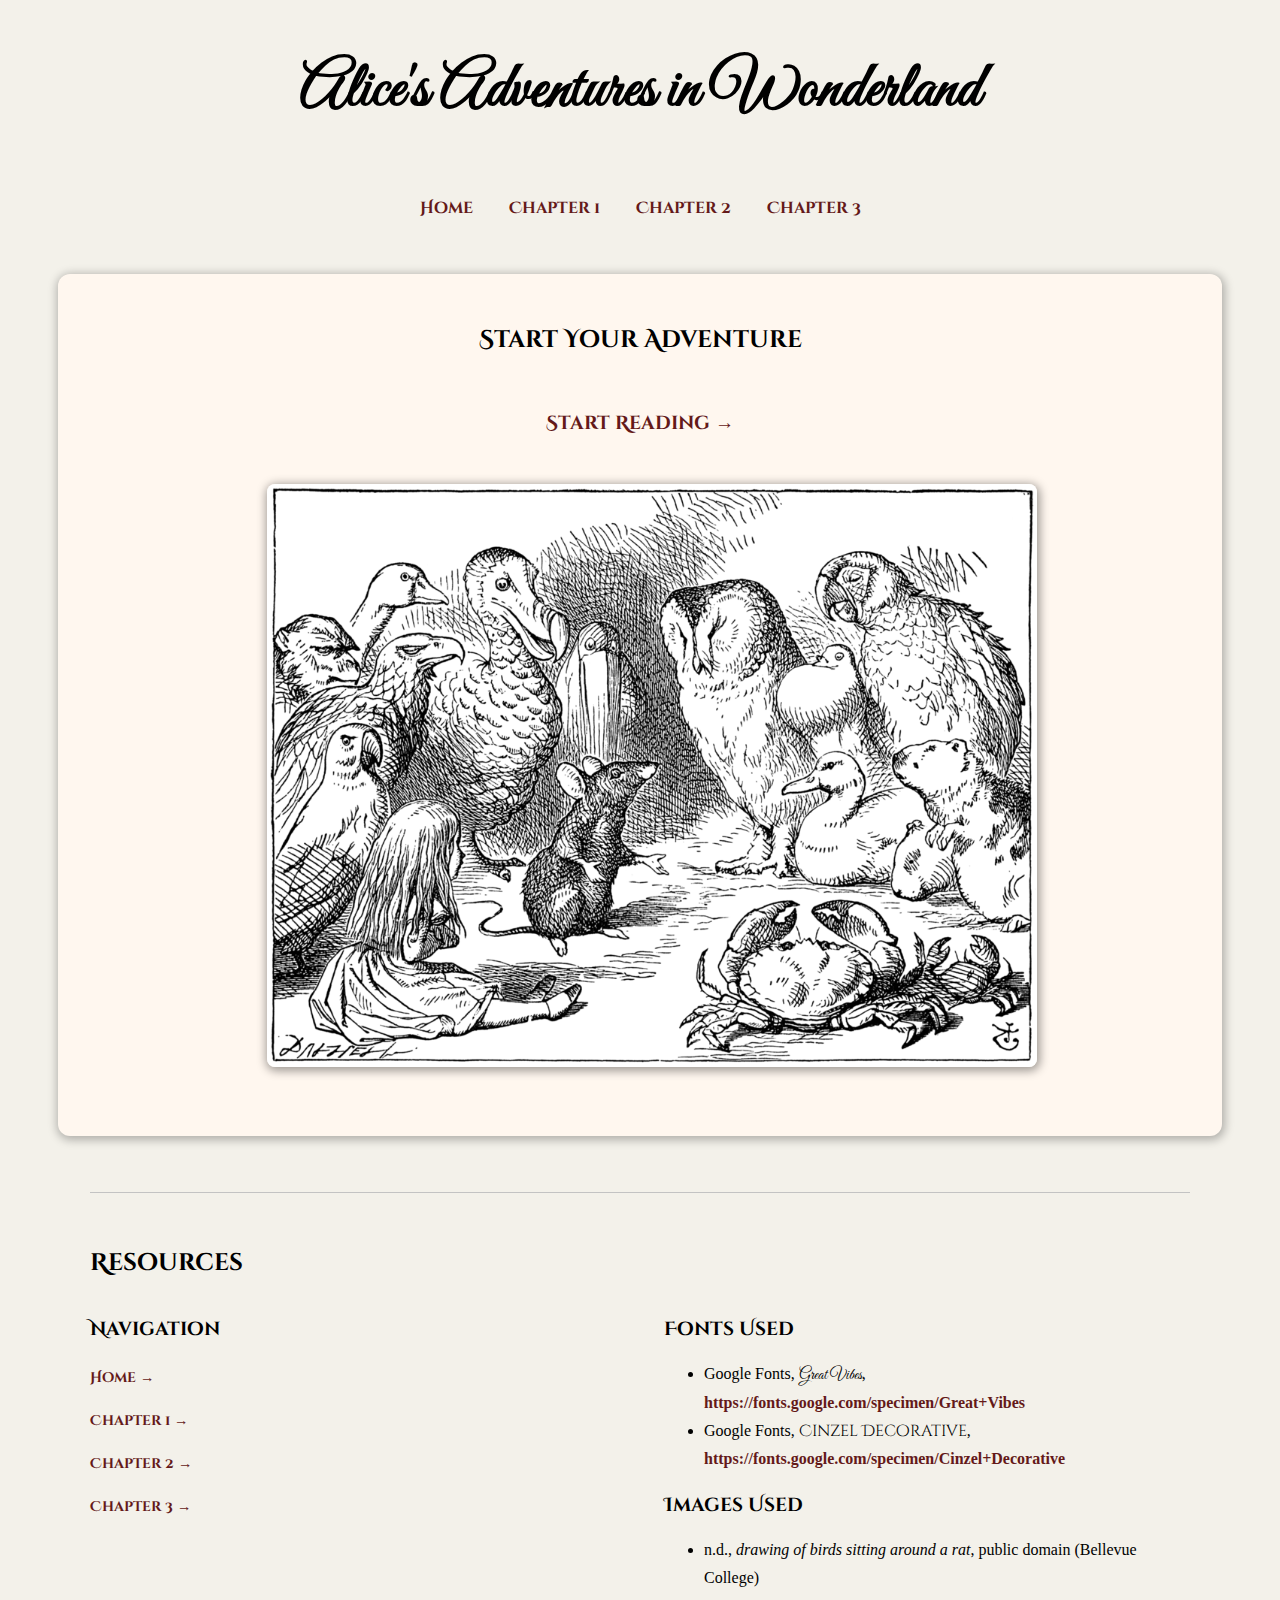
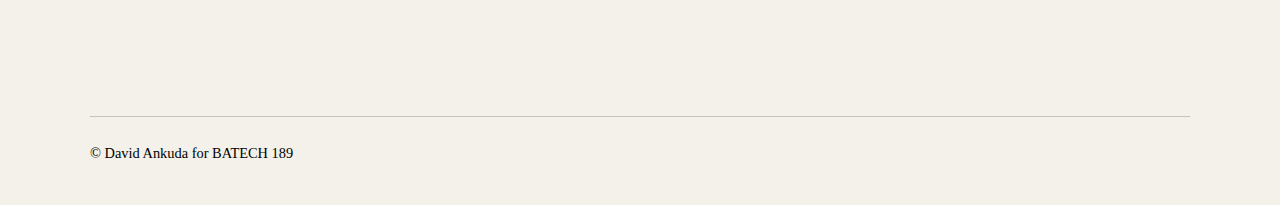
<file: index.html>
<!DOCTYPE html>
<html lang="en-us">

<head>
    <meta charset="utf-8">
    <title>Alice in Wonderland - BATECH 189 Coding Project 4 - David Ankuda</title>
    <meta name="description" content="Read Alice's Adventures in Wonderland">
    <meta name="author" content="David Ankuda">
    <meta name="keywords" content="ebook, alice in wonderland, adventure">
    <link rel="stylesheet" href="style.css">
    <link href="https://fonts.googleapis.com/css2?family=Great+Vibes&family=Raleway:ital,wght@0,100..900;1,100..900&display=swap" rel="stylesheet">
    <link href="https://fonts.googleapis.com/css2?family=Cinzel+Decorative:wght@400;700;900&family=Great+Vibes&family=Raleway:ital,wght@0,100..900;1,100..900&display=swap" rel="stylesheet">
</head>

<body>
    <header>
        <h1>Alice's Adventures in Wonderland</h1>
        <nav>
            <ul class="navigation">
                <li class="navigation-item"><a href="index.html">Home</a></li>
                <li class="navigation-item"><a href="chapter1.html">Chapter 1</a></li>
                <li class="navigation-item"><a href="chapter2.html">Chapter 2</a></li>
                <li class="navigation-item"><a href="chapter3.html">Chapter 3</a></li>
            </ul>
        </nav>
    </header>
    <main>
        <div class="cover-container">
            <h2>Start Your Adventure</h2>
            <p class="large-text"><a href="chapter1.html">Start Reading &rarr;</a></p>
            <a class="image-link" href="chapter1.html"><img src="images/alice_3.png" alt="drawing of a girl holding an object"></a>
        </div>
    </main>
    <footer>
        <div class="footer-main-container">
            <hr>
            <br>
            <h2>Resources</h2>
            <div class="footer-nav-container">
                <div class="left-text-column">
                    <h3>Navigation</h3>
                    <ul class="footer-nav-list">
                        <li class="footer-nav-list-item"><a href="index.html">Home &rarr;</a></li>
                        <li class="footer-nav-list-item"><a href="chapter1.html">Chapter 1  &rarr;</a></li>
                        <li class="footer-nav-list-item"><a href="chapter2.html">Chapter 2  &rarr;</a></li>
                        <li class="footer-nav-list-item"><a href="chapter3.html">Chapter 3  &rarr;</a></li>
                    </ul>
                </div>
                <div class="right-text-column">
                    <h3>Fonts Used</h3>
                    <ul>
                        <li>Google Fonts, <span class="great-vibes-font">Great Vibes</span>, <a href="https://fonts.google.com/specimen/Great+Vibes" class="font-link" target="_blank">https://fonts.google.com/specimen/Great+Vibes</a></li>
                        <li>Google Fonts, <span class="cinzel-decorative-font">Cinzel Decorative</span>, <a href="https://fonts.google.com/specimen/Cinzel+Decorative" class="font-link" target="_blank">https://fonts.google.com/specimen/Cinzel+Decorative</a></li>
                    </ul>
                    <h3>Images Used</h3>
                    <ul>
                        <li>n.d., <cite>drawing of birds sitting around a rat</cite>, public domain (Bellevue College)</li>
                    </ul>
                </div>
            </div>
            <hr>
            <p class="small-text">&copy; David Ankuda for BATECH 189</p>
        </div>
    </footer>
</body>

</html>
</file>
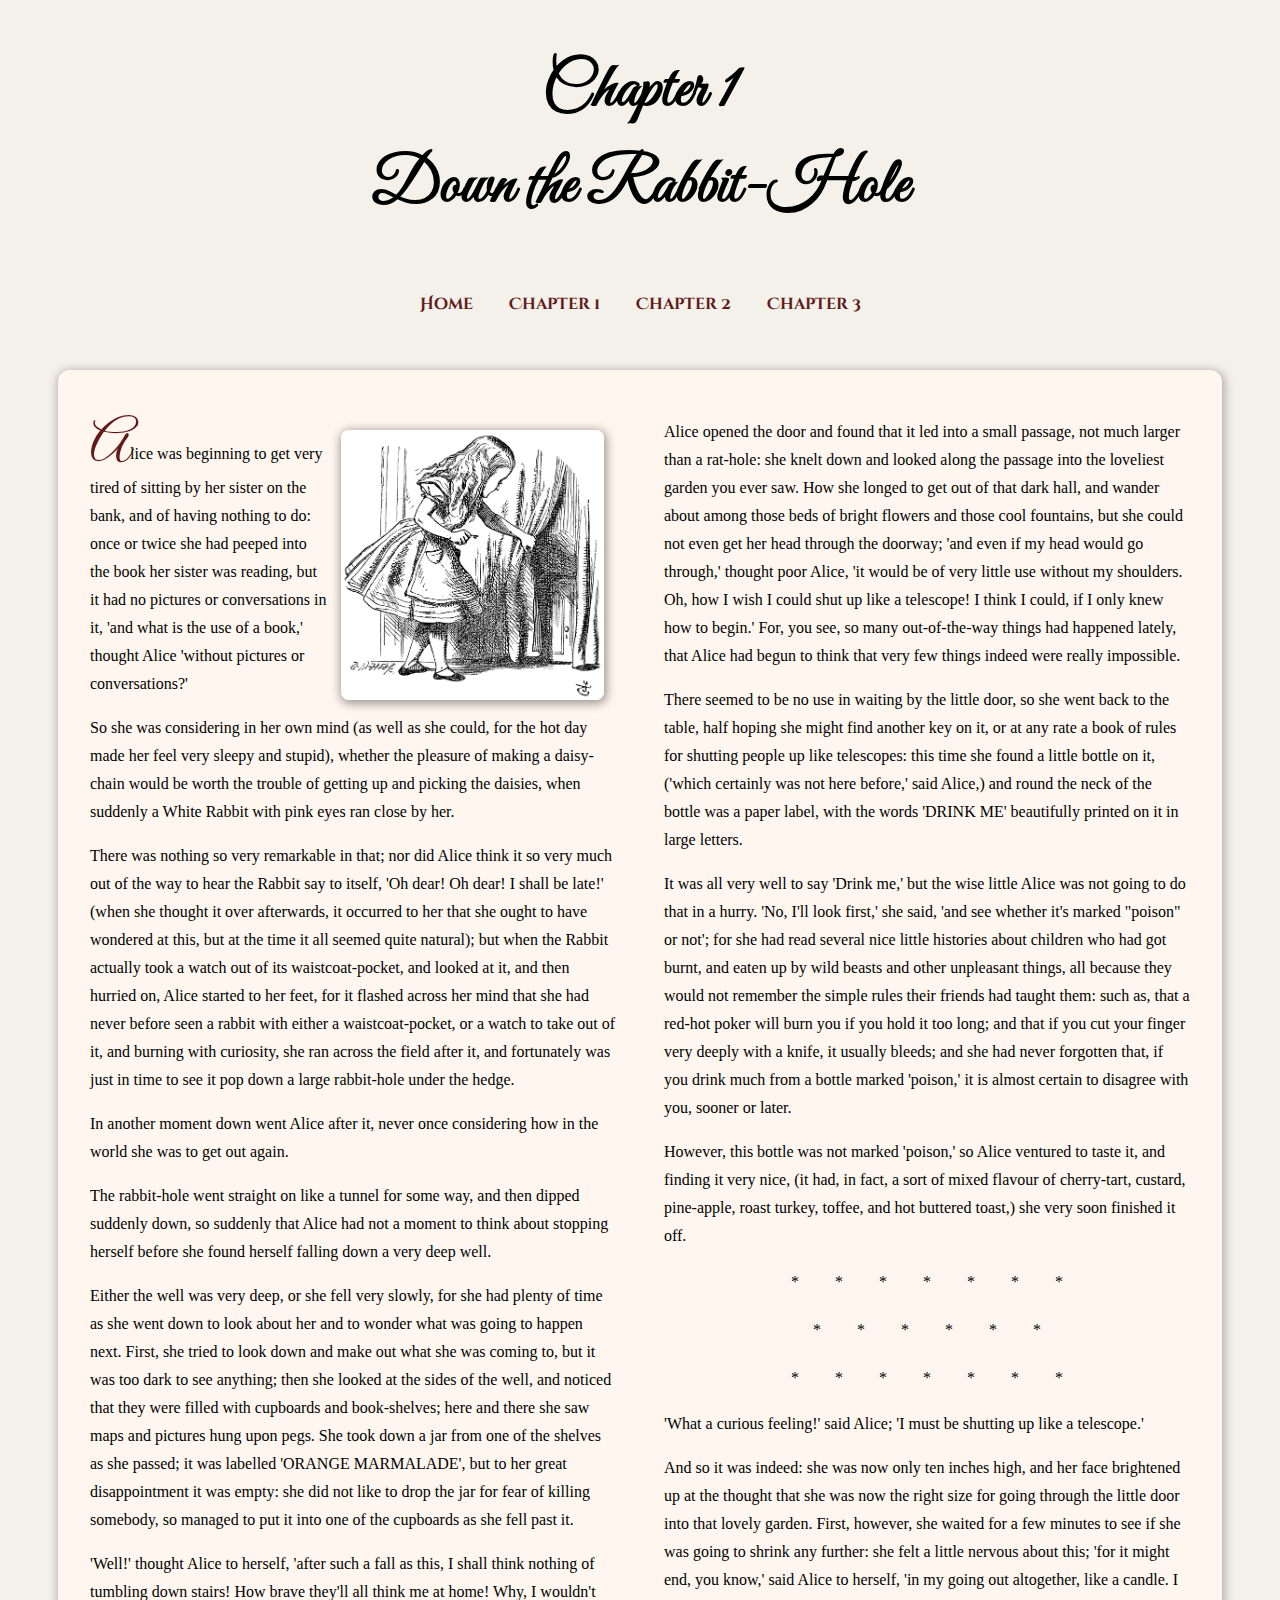
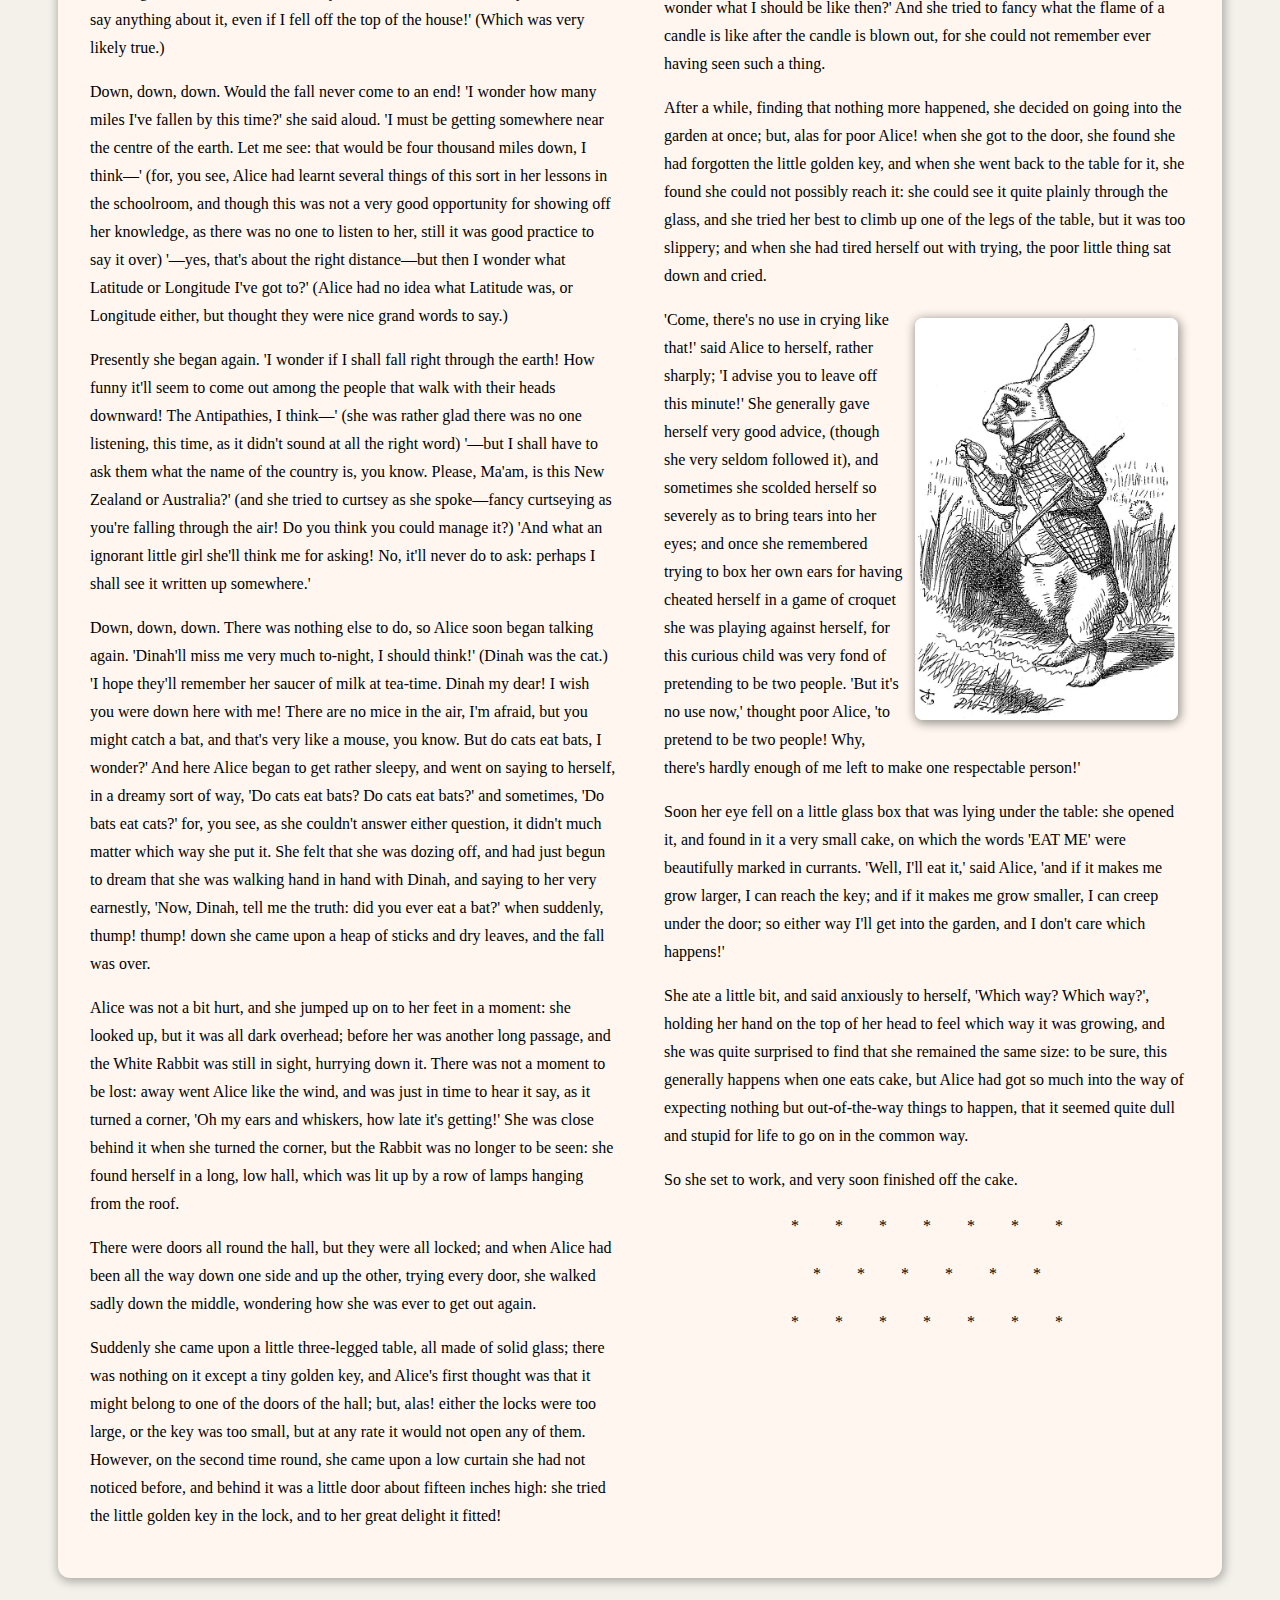
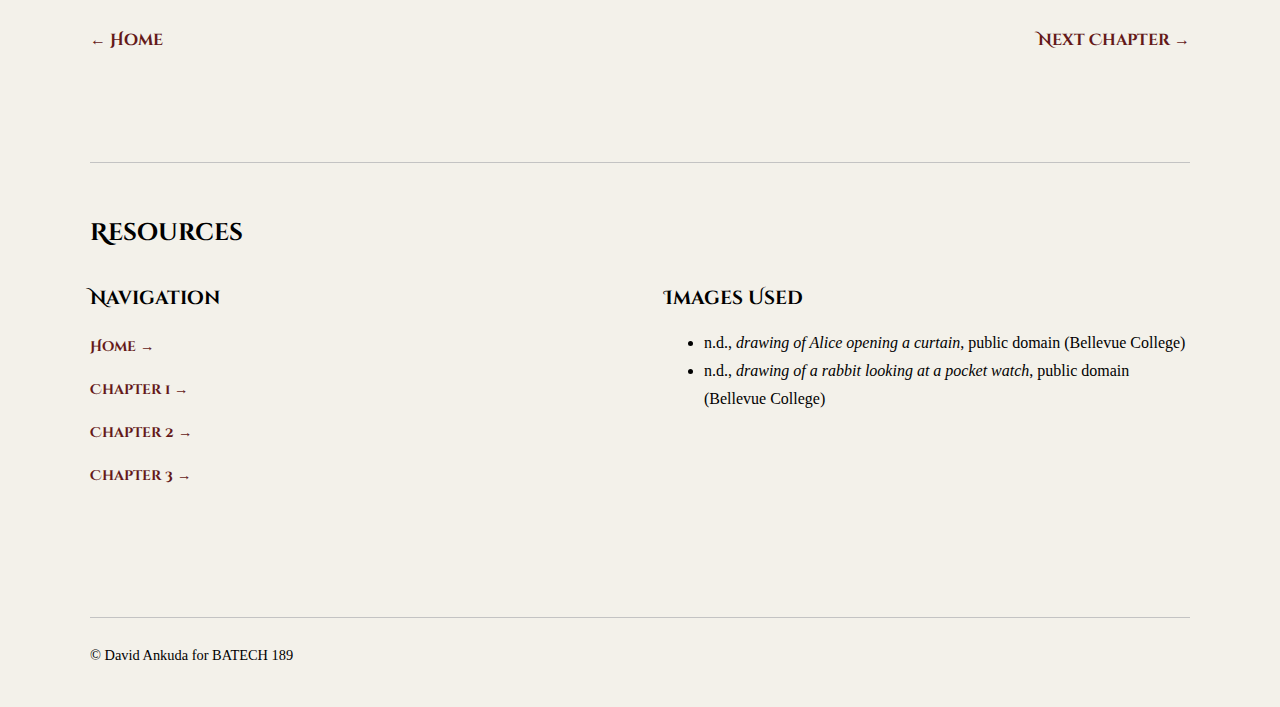
<file: chapter1.html>
<!DOCTYPE html>
<html lang="en-us">

<head>
    <meta charset="utf-8">
    <title>Alice in Wonderland - Chapter 1 - BATECH 189 Coding Project 4 - David Ankuda</title>
    <meta name="description" content="Read Alice's Adventures in Wonderland - Chapter 1">
    <meta name="author" content="David Ankuda">
    <meta name="keywords" content="ebook, alice in wonderland, adventure">
    <link rel="stylesheet" href="style.css">
    <link
        href="https://fonts.googleapis.com/css2?family=Great+Vibes&family=Raleway:ital,wght@0,100..900;1,100..900&display=swap"
        rel="stylesheet">
    <link
        href="https://fonts.googleapis.com/css2?family=Cinzel+Decorative:wght@400;700;900&family=Great+Vibes&family=Raleway:ital,wght@0,100..900;1,100..900&display=swap"
        rel="stylesheet">
</head>

<body>
    <header>
        <h1>Chapter 1<br>Down the Rabbit-Hole</h1>
        <nav>
            <ul class="navigation">
                <li class="navigation-item"><a href="index.html">Home</a></li>
                <li class="navigation-item"><a href="chapter1.html">Chapter 1</a></li>
                <li class="navigation-item"><a href="chapter2.html">Chapter 2</a></li>
                <li class="navigation-item"><a href="chapter3.html">Chapter 3</a></li>
            </ul>
        </nav>
    </header>
    <main>
        <div class="container">
            <div class="left-text-column">
                <p><img class="floating-image" src="images/alice_1_2.png" alt="drawing of a girl opening a curtain"><span class="first-letter">A</span>lice was beginning to get very tired of sitting by her sister on
                    the bank, and of having nothing to
                    do: once or twice she had peeped into the book her sister was reading, but it had no pictures or
                    conversations in it, 'and what is the use of a book,' thought Alice 'without pictures or
                    conversations?'</p>
                <p>So she was considering in her own mind (as well as she could, for the hot day made her feel very
                    sleepy and stupid), whether the pleasure of making a daisy-chain would be worth the trouble of
                    getting up and picking the daisies, when suddenly a White Rabbit with pink eyes ran close by her.
                </p>
                <p>There was nothing so very remarkable in that; nor did Alice think it so very much out of the way to
                    hear the Rabbit say to itself, 'Oh dear! Oh dear! I shall be late!' (when she thought it over
                    afterwards, it occurred to her that she ought to have wondered at this, but at the time it all
                    seemed quite natural); but when the Rabbit actually took a watch out of its waistcoat-pocket, and
                    looked at it, and then hurried on, Alice started to her feet, for it flashed across her mind that
                    she had never before seen a rabbit with either a waistcoat-pocket, or a watch to take out of it, and
                    burning with curiosity, she ran across the field after it, and fortunately was just in time to see
                    it pop down a large rabbit-hole under the hedge.</p>
                <p>In another moment down went Alice after it, never once considering how in the world she was to get
                    out again.</p>
                <p>The rabbit-hole went straight on like a tunnel for some way, and then dipped suddenly down, so
                    suddenly that Alice had not a moment to think about stopping herself before she found herself
                    falling down a very deep well.</p>
                <p>Either the well was very deep, or she fell very slowly, for she had plenty of time as she went down
                    to look about her and to wonder what was going to happen next. First, she tried to look down and
                    make out what she was coming to, but it was too dark to see anything; then she looked at the sides
                    of the well, and noticed that they were filled with cupboards and book-shelves; here and there she
                    saw maps and pictures hung upon pegs. She took down a jar from one of the shelves as she passed; it
                    was labelled 'ORANGE MARMALADE', but to her great disappointment it was empty: she did not like to
                    drop the jar for fear of killing somebody, so managed to put it into one of the cupboards as she
                    fell past it.</p>
                <p>'Well!' thought Alice to herself, 'after such a fall as this, I shall think nothing of tumbling down
                    stairs! How brave they'll all think me at home! Why, I wouldn't say anything about it, even if I
                    fell off the top of the house!' (Which was very likely true.)</p>
                <p>Down, down, down. Would the fall never come to an end! 'I wonder how many miles I've fallen by this
                    time?' she said aloud. 'I must be getting somewhere near the centre of the earth. Let me see: that
                    would be four thousand miles down, I think—' (for, you see, Alice had learnt several things of this
                    sort in her lessons in the schoolroom, and though this was not a very good opportunity for showing
                    off her knowledge, as there was no one to listen to her, still it was good practice to say it over)
                    '—yes, that's about the right distance—but then I wonder what Latitude or Longitude I've got to?'
                    (Alice had no idea what Latitude was, or Longitude either, but thought they were nice grand words to
                    say.)</p>
                <p>Presently she began again. 'I wonder if I shall fall right through the earth! How funny it'll seem to
                    come out among the people that walk with their heads downward! The Antipathies, I think—' (she was
                    rather glad there was no one listening, this time, as it didn't sound at all the right word) '—but I
                    shall have to ask them what the name of the country is, you know. Please, Ma'am, is this New Zealand
                    or Australia?' (and she tried to curtsey as she spoke—fancy curtseying as you're falling through the
                    air! Do you think you could manage it?) 'And what an ignorant little girl she'll think me for
                    asking! No, it'll never do to ask: perhaps I shall see it written up somewhere.'</p>
                <p>Down, down, down. There was nothing else to do, so Alice soon began talking again. 'Dinah'll miss me
                    very much to-night, I should think!' (Dinah was the cat.) 'I hope they'll remember her saucer of
                    milk at tea-time. Dinah my dear! I wish you were down here with me! There are no mice in the air,
                    I'm afraid, but you might catch a bat, and that's very like a mouse, you know. But do cats eat bats,
                    I wonder?' And here Alice began to get rather sleepy, and went on saying to herself, in a dreamy
                    sort of way, 'Do cats eat bats? Do cats eat bats?' and sometimes, 'Do bats eat cats?' for, you see,
                    as she couldn't answer either question, it didn't much matter which way she put it. She felt that
                    she was dozing off, and had just begun to dream that she was walking hand in hand with Dinah, and
                    saying to her very earnestly, 'Now, Dinah, tell me the truth: did you ever eat a bat?' when
                    suddenly, thump! thump! down she came upon a heap of sticks and dry leaves, and the fall was over.
                </p>
                <p>Alice was not a bit hurt, and she jumped up on to her feet in a moment: she looked up, but it was all
                    dark overhead; before her was another long passage, and the White Rabbit was still in sight,
                    hurrying down it. There was not a moment to be lost: away went Alice like the wind, and was just in
                    time to hear it say, as it turned a corner, 'Oh my ears and whiskers, how late it's getting!' She
                    was close behind it when she turned the corner, but the Rabbit was no longer to be seen: she found
                    herself in a long, low hall, which was lit up by a row of lamps hanging from the roof.</p>
                <p>There were doors all round the hall, but they were all locked; and when Alice had been all the way
                    down one side and up the other, trying every door, she walked sadly down the middle, wondering how
                    she was ever to get out again.</p>
                    <p>Suddenly she came upon a little three-legged table, all made of solid glass; there was nothing on it
                        except a tiny golden key, and Alice's first thought was that it might belong to one of the doors of
                        the hall; but, alas! either the locks were too large, or the key was too small, but at any rate it
                        would not open any of them. However, on the second time round, she came upon a low curtain she had
                        not noticed before, and behind it was a little door about fifteen inches high: she tried the little
                        golden key in the lock, and to her great delight it fitted!</p>
            </div>
            <div class="right-text-column">
                
                <p>Alice opened the door and found that it led into a small passage, not much larger than a rat-hole:
                    she knelt down and looked along the passage into the loveliest garden you ever saw. How she longed
                    to get out of that dark hall, and wander about among those beds of bright flowers and those cool
                    fountains, but she could not even get her head through the doorway; 'and even if my head would go
                    through,' thought poor Alice, 'it would be of very little use without my shoulders. Oh, how I wish I
                    could shut up like a telescope! I think I could, if I only knew how to begin.' For, you see, so many
                    out-of-the-way things had happened lately, that Alice had begun to think that very few things indeed
                    were really impossible.</p>
                <p>There seemed to be no use in waiting by the little door, so she went back to the table, half hoping
                    she might find another key on it, or at any rate a book of rules for shutting people up like
                    telescopes: this time she found a little bottle on it, ('which certainly was not here before,' said
                    Alice,) and round the neck of the bottle was a paper label, with the words 'DRINK ME' beautifully
                    printed on it in large letters.</p>
                <p>It was all very well to say 'Drink me,' but the wise little Alice was not going to do that in a
                    hurry. 'No, I'll look first,' she said, 'and see whether it's marked "poison" or not'; for she had
                    read several nice little histories about children who had got burnt, and eaten up by wild beasts and
                    other unpleasant things, all because they would not remember the simple rules their friends had
                    taught them: such as, that a red-hot poker will burn you if you hold it too long; and that if you
                    cut your finger very deeply with a knife, it usually bleeds; and she had never forgotten that, if
                    you drink much from a bottle marked 'poison,' it is almost certain to disagree with you, sooner or
                    later.</p>
                <p>However, this bottle was not marked 'poison,' so Alice ventured to taste it, and finding it very
                    nice, (it had, in fact, a sort of mixed flavour of cherry-tart, custard, pine-apple, roast turkey,
                    toffee, and hot buttered toast,) she very soon finished it off.</p>
                    <p class="centered-p">*         *         *         *         *         *         *</p>
                    <p class="centered-p">*         *         *         *         *         *</p>
                    <p class="centered-p">*         *         *         *         *         *         *</p>
                <p>'What a curious feeling!' said Alice; 'I must be shutting up like a telescope.'</p>
                <p>And so it was indeed: she was now only ten inches high, and her face brightened up at the thought
                    that she was now the right size for going through the little door into that lovely garden. First,
                    however, she waited for a few minutes to see if she was going to shrink any further: she felt a
                    little nervous about this; 'for it might end, you know,' said Alice to herself, 'in my going out
                    altogether, like a candle. I wonder what I should be like then?' And she tried to fancy what the
                    flame of a candle is like after the candle is blown out, for she could not remember ever having seen
                    such a thing.</p>
                <p>After a while, finding that nothing more happened, she decided on going into the garden at once; but,
                    alas for poor Alice! when she got to the door, she found she had forgotten the little golden key,
                    and when she went back to the table for it, she found she could not possibly reach it: she could see
                    it quite plainly through the glass, and she tried her best to climb up one of the legs of the table,
                    but it was too slippery; and when she had tired herself out with trying, the poor little thing sat
                    down and cried.</p>
                <p><img class="floating-image" src="images/alice_1.jpg" alt="drawing of a rabbit looking at a clock">'Come, there's no use in crying like that!' said Alice to herself, rather sharply; 'I advise you to
                    leave off this minute!' She generally gave herself very good advice, (though she very seldom
                    followed it), and sometimes she scolded herself so severely as to bring tears into her eyes; and
                    once she remembered trying to box her own ears for having cheated herself in a game of croquet she
                    was playing against herself, for this curious child was very fond of pretending to be two people.
                    'But it's no use now,' thought poor Alice, 'to pretend to be two people! Why, there's hardly enough
                    of me left to make one respectable person!'</p>
                <p>Soon her eye fell on a little glass box that was lying under the table: she opened it, and found in
                    it a very small cake, on which the words 'EAT ME' were beautifully marked in currants. 'Well, I'll
                    eat it,' said Alice, 'and if it makes me grow larger, I can reach the key; and if it makes me grow
                    smaller, I can creep under the door; so either way I'll get into the garden, and I don't care which
                    happens!'</p>
                <p>She ate a little bit, and said anxiously to herself, 'Which way? Which way?', holding her hand on the
                    top of her head to feel which way it was growing, and she was quite surprised to find that she
                    remained the same size: to be sure, this generally happens when one eats cake, but Alice had got so
                    much into the way of expecting nothing but out-of-the-way things to happen, that it seemed quite
                    dull and stupid for life to go on in the common way.</p>
                <p>So she set to work, and very soon finished off the cake.</p>
                <p class="centered-p">*         *         *         *         *         *         *</p>
                <p class="centered-p">*         *         *         *         *         *</p>
                <p class="centered-p">*         *         *         *         *         *         *</p>
            </div>
        </div>
    </main>
    <footer>
        <div class="footer-main-container">
            <div class="footer-nav-container">
                <div class="previous-chapter">
                    <a href="index.html">&larr; Home</a>
                </div>
                <div class="next-chapter">
                    <a href="chapter2.html">Next Chapter &rarr;</a>
                </div>
            </div>
            <hr>
            <br>
            <h2>Resources</h2>
            <div class="footer-nav-container">
                <div class="left-text-column">
                    <h3>Navigation</h3>
                    <ul class="footer-nav-list">
                        <li class="footer-nav-list-item"><a href="index.html">Home &rarr;</a></li>
                        <li class="footer-nav-list-item"><a href="chapter1.html">Chapter 1  &rarr;</a></li>
                        <li class="footer-nav-list-item"><a href="chapter2.html">Chapter 2  &rarr;</a></li>
                        <li class="footer-nav-list-item"><a href="chapter3.html">Chapter 3  &rarr;</a></li>
                    </ul>
                </div>
                <div class="right-text-column">
                    <h3>Images Used</h3>
                    <ul>
                        <li>n.d., <cite>drawing of Alice opening a curtain</cite>, public domain (Bellevue College)</li>
                        <li>n.d., <cite>drawing of a rabbit looking at a pocket watch</cite>, public domain (Bellevue College)</li>
                    </ul>
                </div>
            </div>
            <hr>
            <p class="small-text">&copy; David Ankuda for BATECH 189</p>
        </div>
    </footer>
</body>

</html>
</file>
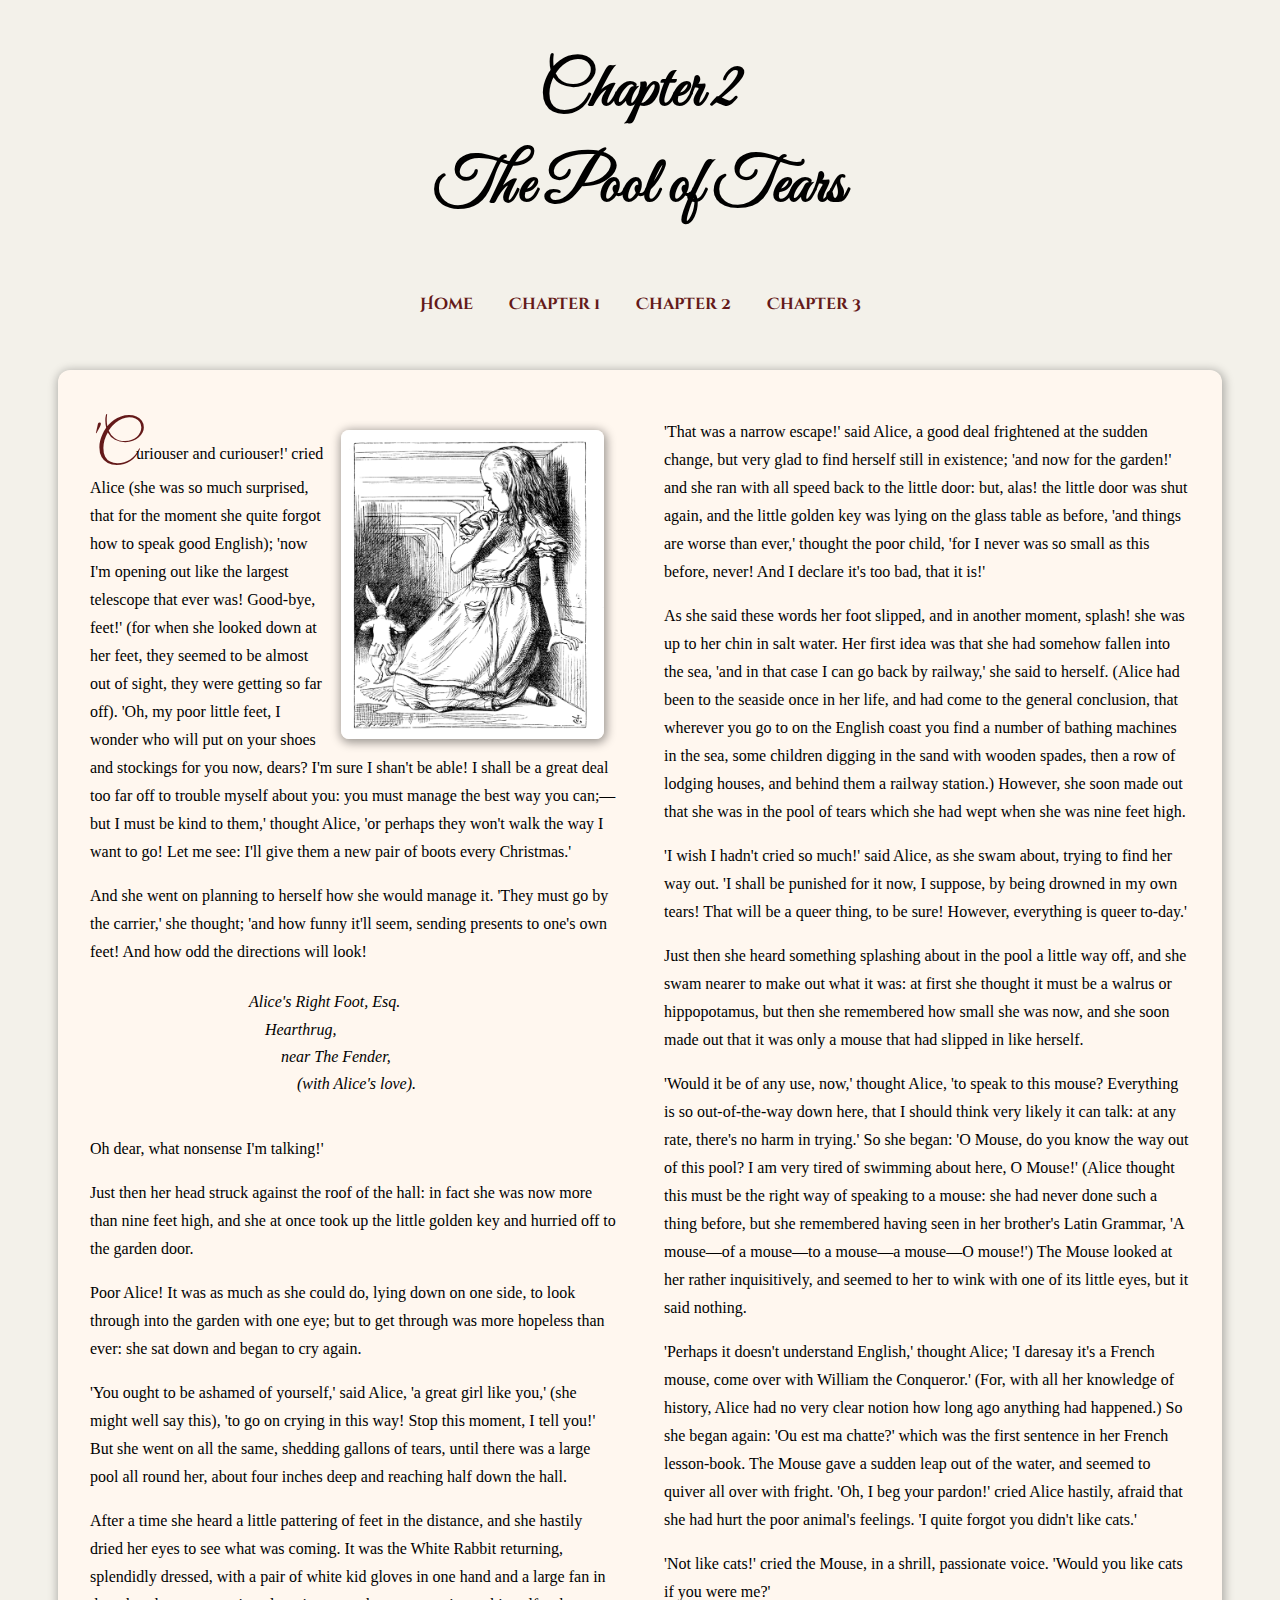
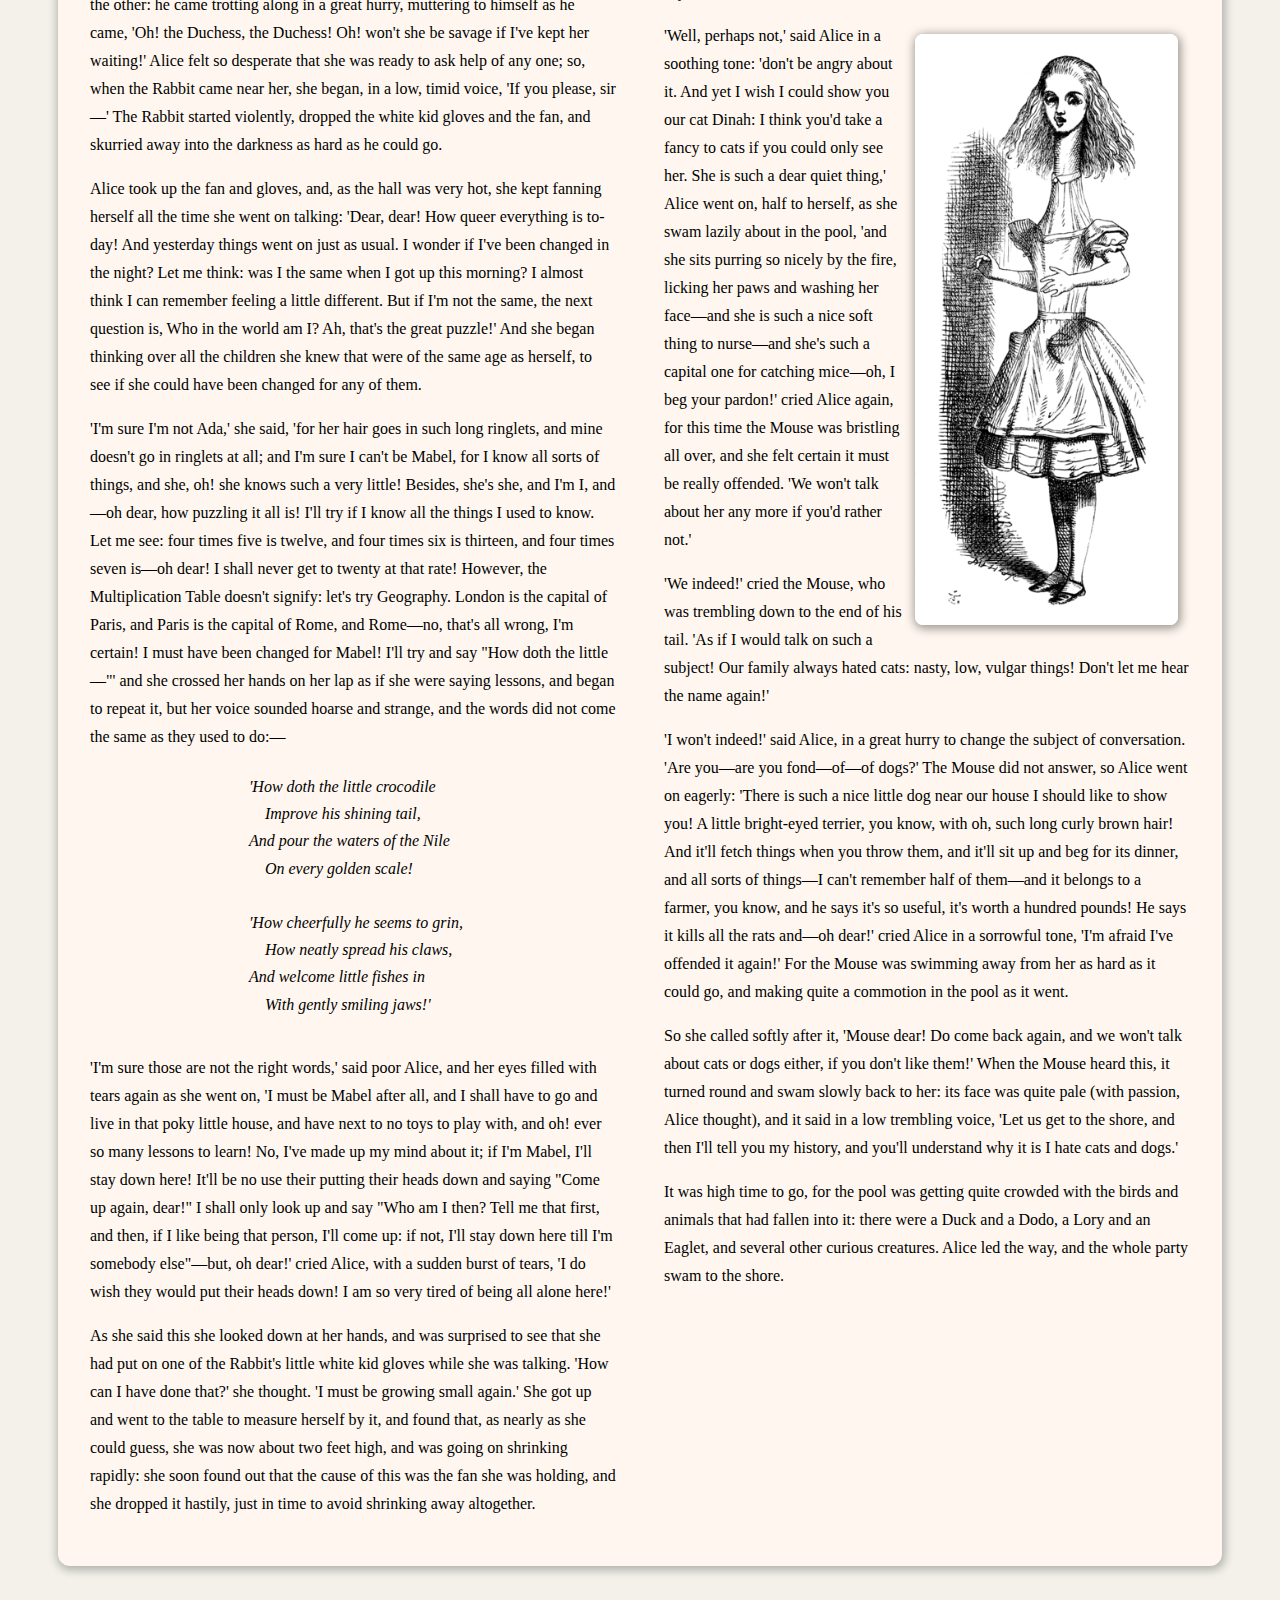
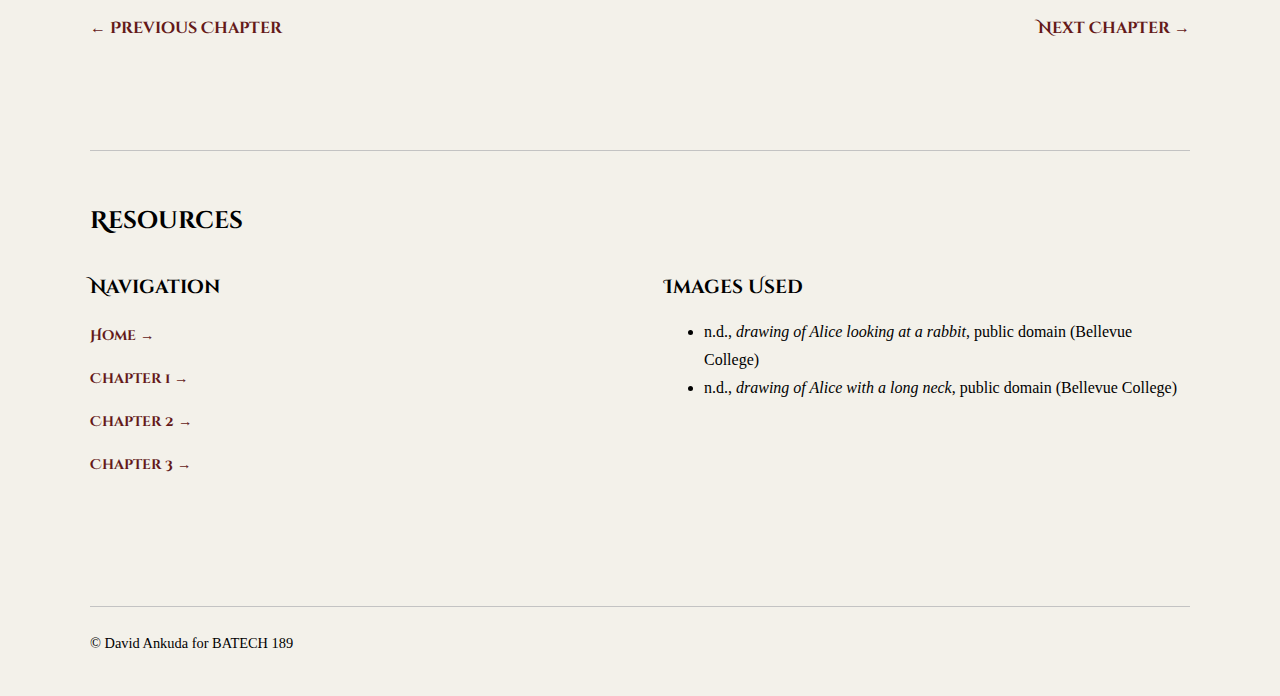
<file: chapter2.html>
<!DOCTYPE html>
<html lang="en-us">

<head>
    <meta charset="utf-8">
    <title>Alice in Wonderland - Chapter 2 - BATECH 189 Coding Project 4 - David Ankuda</title>
    <meta name="description" content="Read Alice's Adventures in Wonderland - Chapter 2">
    <meta name="author" content="David Ankuda">
    <meta name="keywords" content="ebook, alice in wonderland, adventure">
    <link rel="stylesheet" href="style.css">
    <link
        href="https://fonts.googleapis.com/css2?family=Great+Vibes&family=Raleway:ital,wght@0,100..900;1,100..900&display=swap"
        rel="stylesheet">
    <link
        href="https://fonts.googleapis.com/css2?family=Cinzel+Decorative:wght@400;700;900&family=Great+Vibes&family=Raleway:ital,wght@0,100..900;1,100..900&display=swap"
        rel="stylesheet">
</head>

<body>
    <header>
        <h1>Chapter 2<br>The Pool of Tears</h1>
        <nav>
            <ul class="navigation">
                <li class="navigation-item"><a href="index.html">Home</a></li>
                <li class="navigation-item"><a href="chapter1.html">Chapter 1</a></li>
                <li class="navigation-item"><a href="chapter2.html">Chapter 2</a></li>
                <li class="navigation-item"><a href="chapter3.html">Chapter 3</a></li>
            </ul>
        </nav>
    </header>
    <main>
        <div class="container">
            <div class="left-text-column">
                <p><img class="floating-image" src="images/alice_ch2_2.png" alt="drawing of a girl looking at a rabbit"><span class="first-letter">'C</span>uriouser
                    and curiouser!' cried Alice (she was so much surprised, that for the moment she quite
                    forgot how to speak good English); 'now I'm opening out like the largest telescope that ever was!
                    Good-bye, feet!' (for when she looked down at her feet, they seemed to be almost out of sight, they
                    were getting so far off). 'Oh, my poor little feet, I wonder who will put on your shoes and
                    stockings for you now, dears? I'm sure I shan't be able! I shall be a great deal too far off to
                    trouble myself about you: you must manage the best way you can;—but I must be kind to them,' thought
                    Alice, 'or perhaps they won't walk the way I want to go! Let me see: I'll give them a new pair of
                    boots every Christmas.'</p>
                <p>And she went on planning to herself how she would manage it. 'They must go by the carrier,' she
                    thought; 'and how funny it'll seem, sending presents to one's own feet! And how odd the directions
                    will look!</p>
                <p class="poem">
                    Alice's Right Foot, Esq.<br>
                        Hearthrug,<br>
                            near The Fender,<br>
                                (with Alice's love).</p>
                <br>
                <p>Oh dear, what nonsense I'm talking!'</p>
                <p>Just then her head struck against the roof of the hall: in fact she was now more than nine feet high,
                    and she at once took up the little golden key and hurried off to the garden door.</p>
                <p>Poor Alice! It was as much as she could do, lying down on one side, to look through into the garden
                    with one eye; but to get through was more hopeless than ever: she sat down and began to cry again.
                </p>
                <p>'You ought to be ashamed of yourself,' said Alice, 'a great girl like you,' (she might well say
                    this), 'to go on crying in this way! Stop this moment, I tell you!' But she went on all the same,
                    shedding gallons of tears, until there was a large pool all round her, about four inches deep and
                    reaching half down the hall.</p>
                <p>After a time she heard a little pattering of feet in the distance, and she hastily dried her eyes to
                    see what was coming. It was the White Rabbit returning, splendidly dressed, with a pair of white kid
                    gloves in one hand and a large fan in the other: he came trotting along in a great hurry, muttering
                    to himself as he came, 'Oh! the Duchess, the Duchess! Oh! won't she be savage if I've kept her
                    waiting!' Alice felt so desperate that she was ready to ask help of any one; so, when the Rabbit
                    came near her, she began, in a low, timid voice, 'If you please, sir—' The Rabbit started violently,
                    dropped the white kid gloves and the fan, and skurried away into the darkness as hard as he could
                    go.</p>
                <p>Alice took up the fan and gloves, and, as the hall was very hot, she kept fanning herself all the
                    time she went on talking: 'Dear, dear! How queer everything is to-day! And yesterday things went on
                    just as usual. I wonder if I've been changed in the night? Let me think: was I the same when I got
                    up this morning? I almost think I can remember feeling a little different. But if I'm not the same,
                    the next question is, Who in the world am I? Ah, that's the great puzzle!' And she began thinking
                    over all the children she knew that were of the same age as herself, to see if she could have been
                    changed for any of them.</p>
                <p>'I'm sure I'm not Ada,' she said, 'for her hair goes in such long ringlets, and mine doesn't go in
                    ringlets at all; and I'm sure I can't be Mabel, for I know all sorts of things, and she, oh! she
                    knows such a very little! Besides, she's she, and I'm I, and—oh dear, how puzzling it all is! I'll
                    try if I know all the things I used to know. Let me see: four times five is twelve, and four times
                    six is thirteen, and four times seven is—oh dear! I shall never get to twenty at that rate! However,
                    the Multiplication Table doesn't signify: let's try Geography. London is the capital of Paris, and
                    Paris is the capital of Rome, and Rome—no, that's all wrong, I'm certain! I must have been changed
                    for Mabel! I'll try and say "How doth the little—"' and she crossed her hands on her lap as if she
                    were saying lessons, and began to repeat it, but her voice sounded hoarse and strange, and the words
                    did not come the same as they used to do:—</p>
                <p class="poem">
                    'How doth the little crocodile<br>
                        Improve his shining tail,<br>
                    And pour the waters of the Nile<br>
                        On every golden scale!<br>
                </p>
                <p class="poem">
                    'How cheerfully he seems to grin,<br>
                        How neatly spread his claws,<br>
                    And welcome little fishes in<br>
                        With gently smiling jaws!'<br>
                </p>
                <p>'I'm sure those are not the right words,' said poor Alice, and her eyes filled with tears again as
                    she went on, 'I must be Mabel after all, and I shall have to go and live in that poky little house,
                    and have next to no toys to play with, and oh! ever so many lessons to learn! No, I've made up my
                    mind about it; if I'm Mabel, I'll stay down here! It'll be no use their putting their heads down and
                    saying "Come up again, dear!" I shall only look up and say "Who am I then? Tell me that first, and
                    then, if I like being that person, I'll come up: if not, I'll stay down here till I'm somebody
                    else"—but, oh dear!' cried Alice, with a sudden burst of tears, 'I do wish they would put their
                    heads down! I am so very tired of being all alone here!'</p>
                <p>As she said this she looked down at her hands, and was surprised to see that she had put on one of
                    the Rabbit's little white kid gloves while she was talking. 'How can I have done that?' she thought.
                    'I must be growing small again.' She got up and went to the table to measure herself by it, and
                    found that, as nearly as she could guess, she was now about two feet high, and was going on
                    shrinking rapidly: she soon found out that the cause of this was the fan she was holding, and she
                    dropped it hastily, just in time to avoid shrinking away altogether.</p>
            </div>
            <div class="right-text-column">
                <p>'That was a narrow escape!' said Alice, a good deal frightened at the sudden change, but very glad to
                    find herself still in existence; 'and now for the garden!' and she ran with all speed back to the
                    little door: but, alas! the little door was shut again, and the little golden key was lying on the
                    glass table as before, 'and things are worse than ever,' thought the poor child, 'for I never was so
                    small as this before, never! And I declare it's too bad, that it is!'</p>
                <p>As she said these words her foot slipped, and in another moment, splash! she was up to her chin in
                    salt water. Her first idea was that she had somehow fallen into the sea, 'and in that case I can go
                    back by railway,' she said to herself. (Alice had been to the seaside once in her life, and had come
                    to the general conclusion, that wherever you go to on the English coast you find a number of bathing
                    machines in the sea, some children digging in the sand with wooden spades, then a row of lodging
                    houses, and behind them a railway station.) However, she soon made out that she was in the pool of
                    tears which she had wept when she was nine feet high.</p>
                <p>'I wish I hadn't cried so much!' said Alice, as she swam about, trying to find her way out. 'I shall
                    be punished for it now, I suppose, by being drowned in my own tears! That will be a queer thing, to
                    be sure! However, everything is queer to-day.'</p>
                <p>Just then she heard something splashing about in the pool a little way off, and she swam nearer to
                    make out what it was: at first she thought it must be a walrus or hippopotamus, but then she
                    remembered how small she was now, and she soon made out that it was only a mouse that had slipped in
                    like herself.</p>
                <p>'Would it be of any use, now,' thought Alice, 'to speak to this mouse? Everything is so
                    out-of-the-way down here, that I should think very likely it can talk: at any rate, there's no harm
                    in trying.' So she began: 'O Mouse, do you know the way out of this pool? I am very tired of
                    swimming about here, O Mouse!' (Alice thought this must be the right way of speaking to a mouse: she
                    had never done such a thing before, but she remembered having seen in her brother's Latin Grammar,
                    'A mouse—of a mouse—to a mouse—a mouse—O mouse!') The Mouse looked at her rather inquisitively, and
                    seemed to her to wink with one of its little eyes, but it said nothing.</p>
                <p>'Perhaps it doesn't understand English,' thought Alice; 'I daresay it's a French mouse, come over
                    with William the Conqueror.' (For, with all her knowledge of history, Alice had no very clear notion
                    how long ago anything had happened.) So she began again: 'Ou est ma chatte?' which was the first
                    sentence in her French lesson-book. The Mouse gave a sudden leap out of the water, and seemed to
                    quiver all over with fright. 'Oh, I beg your pardon!' cried Alice hastily, afraid that she had hurt
                    the poor animal's feelings. 'I quite forgot you didn't like cats.'</p>
                <p>'Not like cats!' cried the Mouse, in a shrill, passionate voice. 'Would you like cats if you were
                    me?'</p>
                <p><img class="floating-image" src="images/alice_ch2.png" alt="drawing of a girl with a long neck">'Well, perhaps not,' said Alice in a soothing
                    tone: 'don't be angry about it. And yet I wish I could
                    show you our cat Dinah: I think you'd take a fancy to cats if you could only see her. She is such a
                    dear quiet thing,' Alice went on, half to herself, as she swam lazily about in the pool, 'and she
                    sits purring so nicely by the fire, licking her paws and washing her face—and she is such a nice
                    soft thing to nurse—and she's such a capital one for catching mice—oh, I beg your pardon!' cried
                    Alice again, for this time the Mouse was bristling all over, and she felt certain it must be really
                    offended. 'We won't talk about her any more if you'd rather not.'
                <p>'We indeed!' cried the Mouse, who was trembling down to the end of his tail. 'As if I would talk on
                    such a subject! Our family always hated cats: nasty, low, vulgar things! Don't let me hear the name
                    again!'</p>
                <p>'I won't indeed!' said Alice, in a great hurry to change the subject of conversation. 'Are you—are
                    you fond—of—of dogs?' The Mouse did not answer, so Alice went on eagerly: 'There is such a nice
                    little dog near our house I should like to show you! A little bright-eyed terrier, you know, with
                    oh, such long curly brown hair! And it'll fetch things when you throw them, and it'll sit up and beg
                    for its dinner, and all sorts of things—I can't remember half of them—and it belongs to a farmer,
                    you know, and he says it's so useful, it's worth a hundred pounds! He says it kills all the rats
                    and—oh dear!' cried Alice in a sorrowful tone, 'I'm afraid I've offended it again!' For the Mouse
                    was swimming away from her as hard as it could go, and making quite a commotion in the pool as it
                    went.</p>
                <p>So she called softly after it, 'Mouse dear! Do come back again, and we won't talk about cats or dogs
                    either, if you don't like them!' When the Mouse heard this, it turned round and swam slowly back to
                    her: its face was quite pale (with passion, Alice thought), and it said in a low trembling voice,
                    'Let us get to the shore, and then I'll tell you my history, and you'll understand why it is I hate
                    cats and dogs.'</p>
                <p>It was high time to go, for the pool was getting quite crowded with the birds and animals that had
                    fallen into it: there were a Duck and a Dodo, a Lory and an Eaglet, and several other curious
                    creatures. Alice led the way, and the whole party swam to the shore.</p>
            </div>
        </div>
    </main>
    <footer>
        <div class="footer-main-container">
            <div class="footer-nav-container">
                <div class="previous-chapter">
                    <a href="chapter1.html">&larr; Previous Chapter</a>
                </div>
                <div class="next-chapter">
                    <a href="chapter3.html">Next Chapter &rarr;</a>
                </div>
            </div>
            <hr>
            <br>
            <h2>Resources</h2>
            <div class="footer-nav-container">
    
                <div class="left-text-column">
                    <h3>Navigation</h3>
                    <ul class="footer-nav-list">
                        <li class="footer-nav-list-item"><a href="index.html">Home &rarr;</a></li>
                        <li class="footer-nav-list-item"><a href="chapter1.html">Chapter 1  &rarr;</a></li>
                        <li class="footer-nav-list-item"><a href="chapter2.html">Chapter 2  &rarr;</a></li>
                        <li class="footer-nav-list-item"><a href="chapter3.html">Chapter 3  &rarr;</a></li>
                    </ul>
                </div>
                <div class="right-text-column">
                    <h3>Images Used</h3>
                    <ul>
                        <li>n.d., <cite>drawing of Alice looking at a rabbit</cite>, public domain (Bellevue College)</li>
                        <li>n.d., <cite>drawing of Alice with a long neck</cite>, public domain (Bellevue College)</li>
                    </ul>
                </div>
            </div>
            <hr>
            <p class="small-text">&copy; David Ankuda for BATECH 189</p>
        </div>
    </footer>
</body>

</html>
</file>
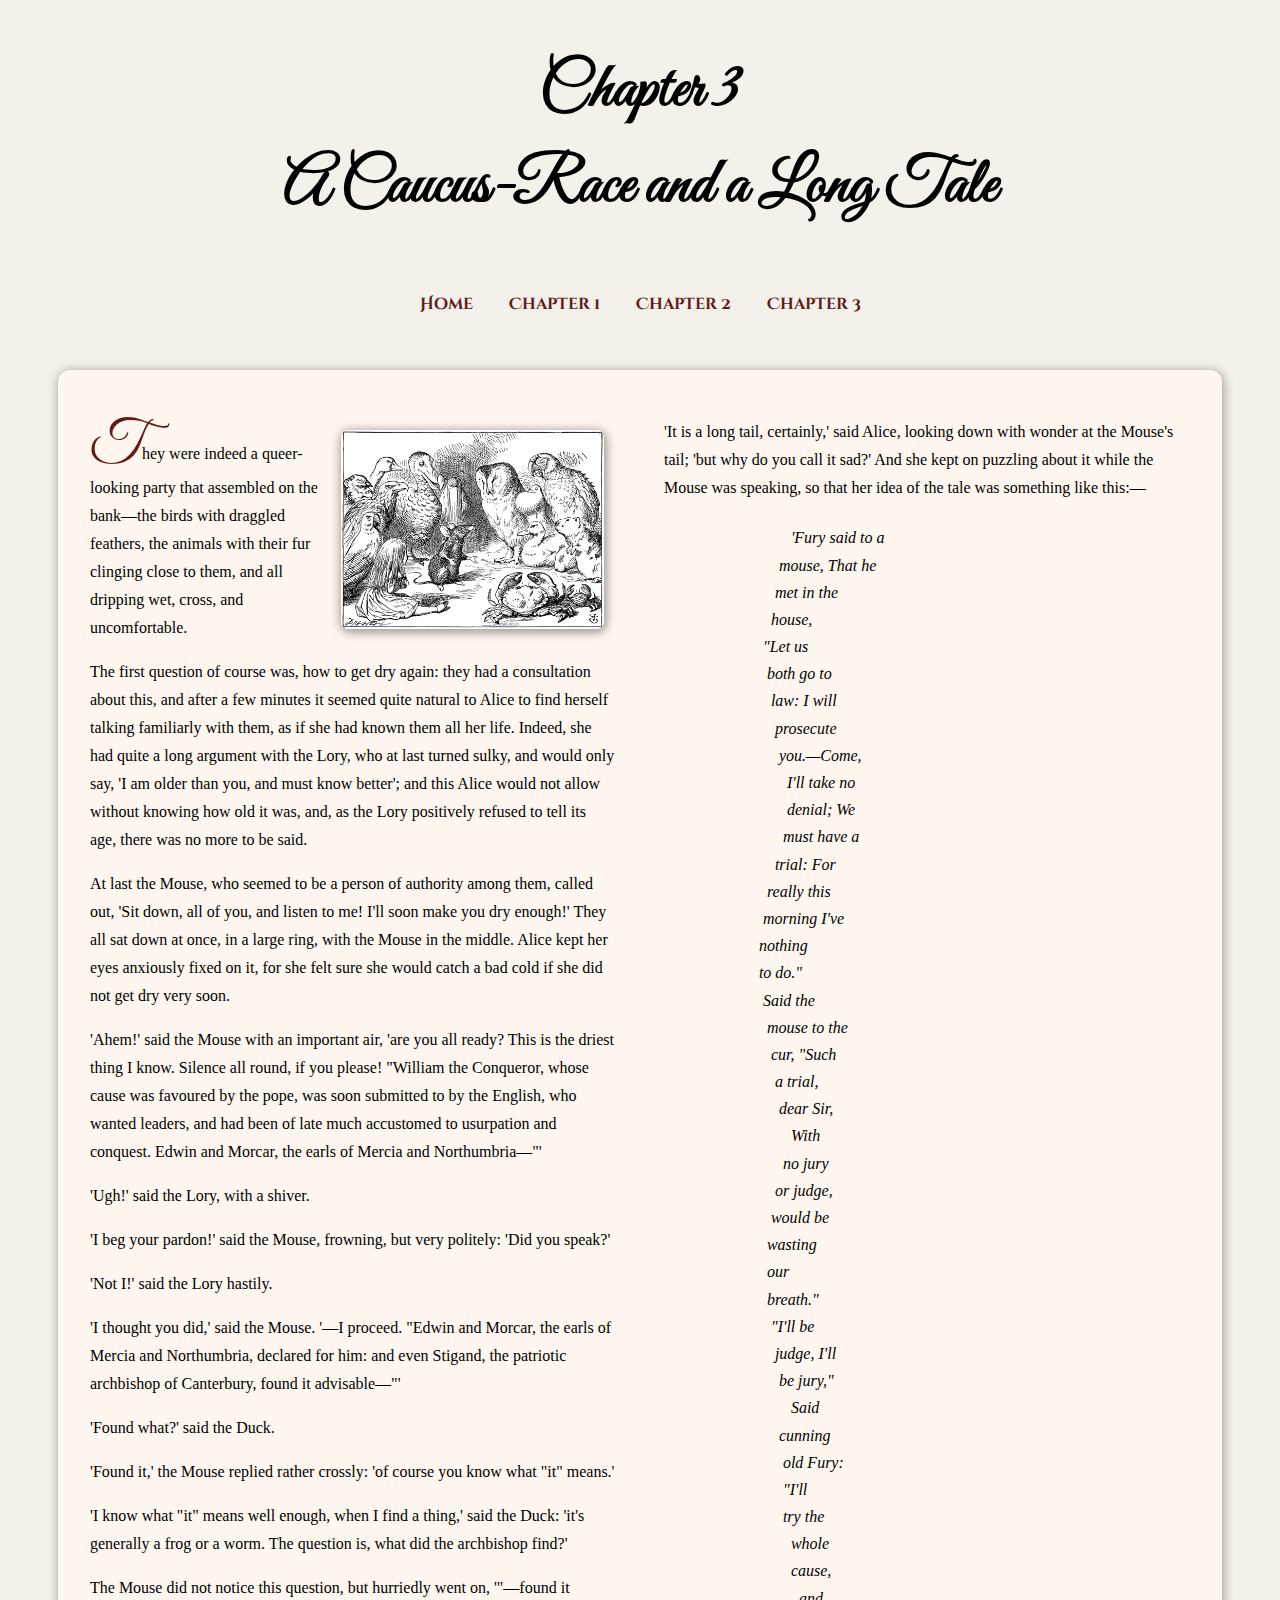
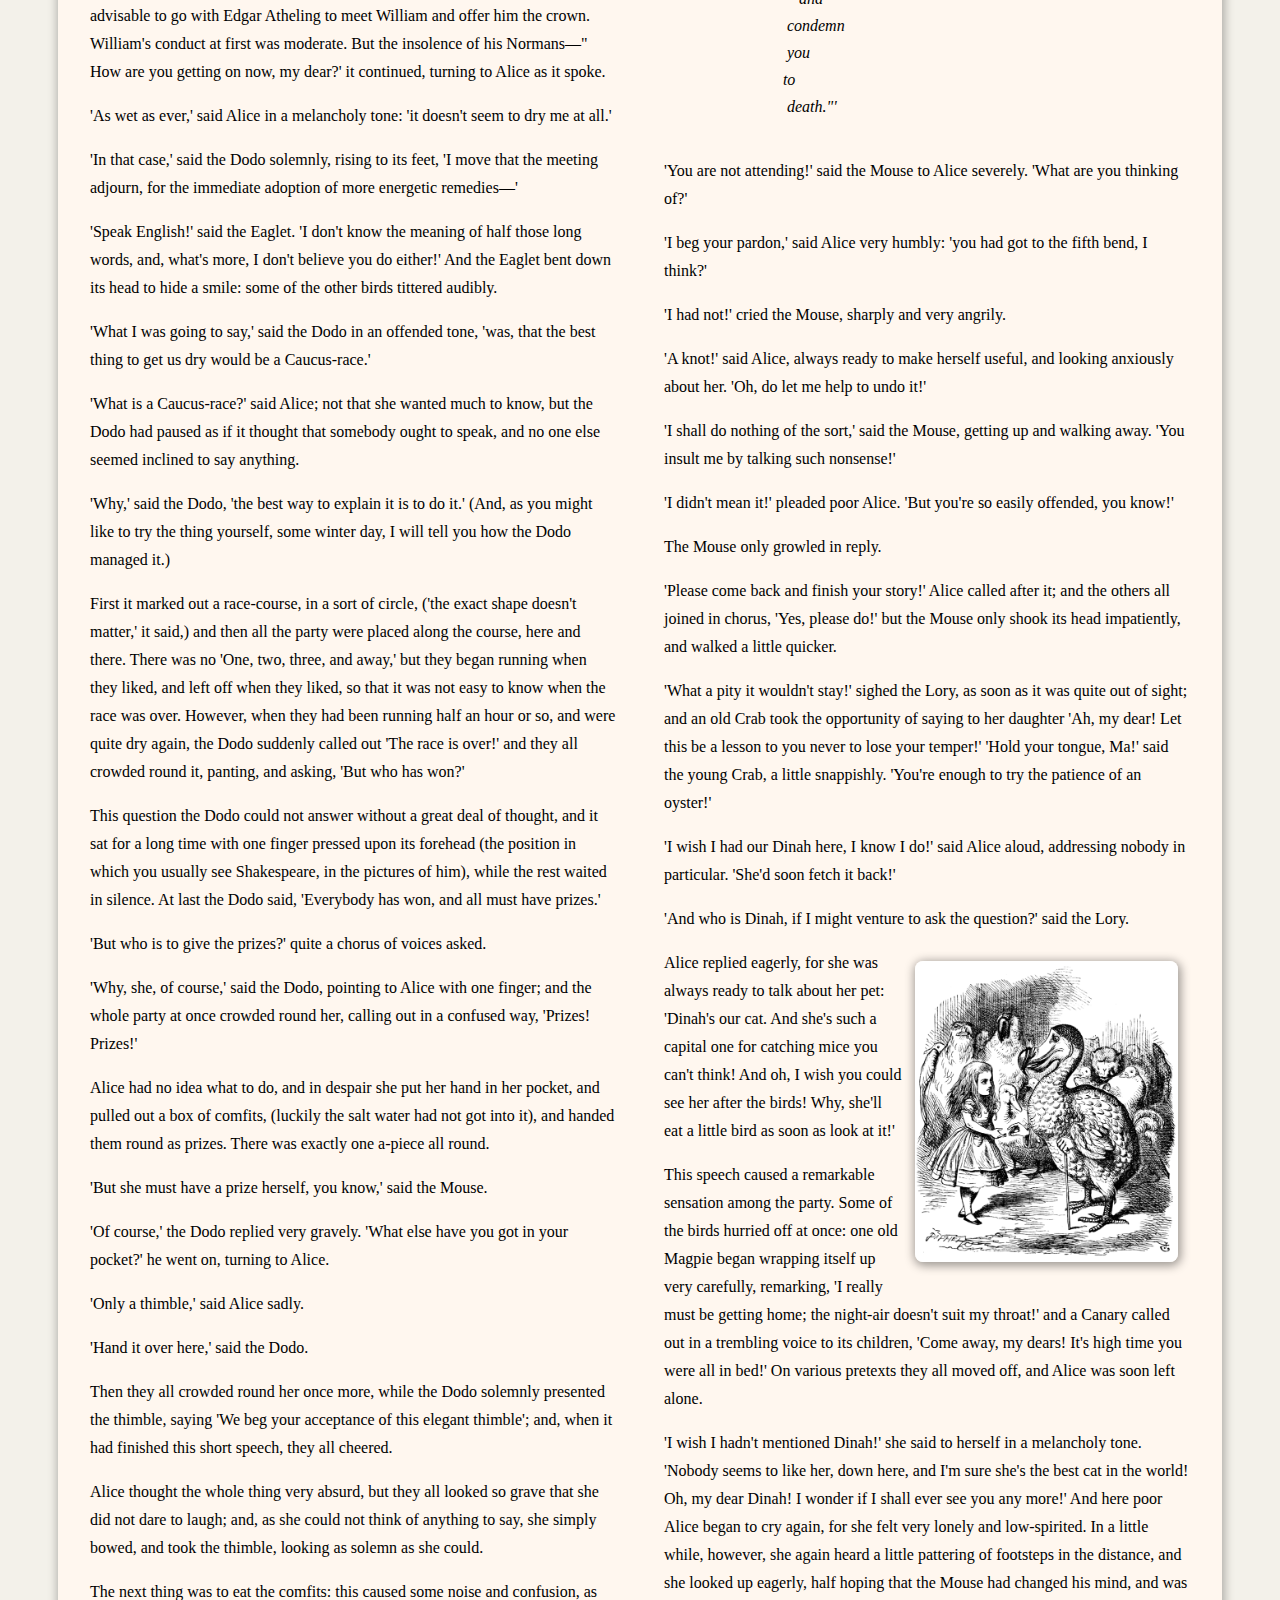
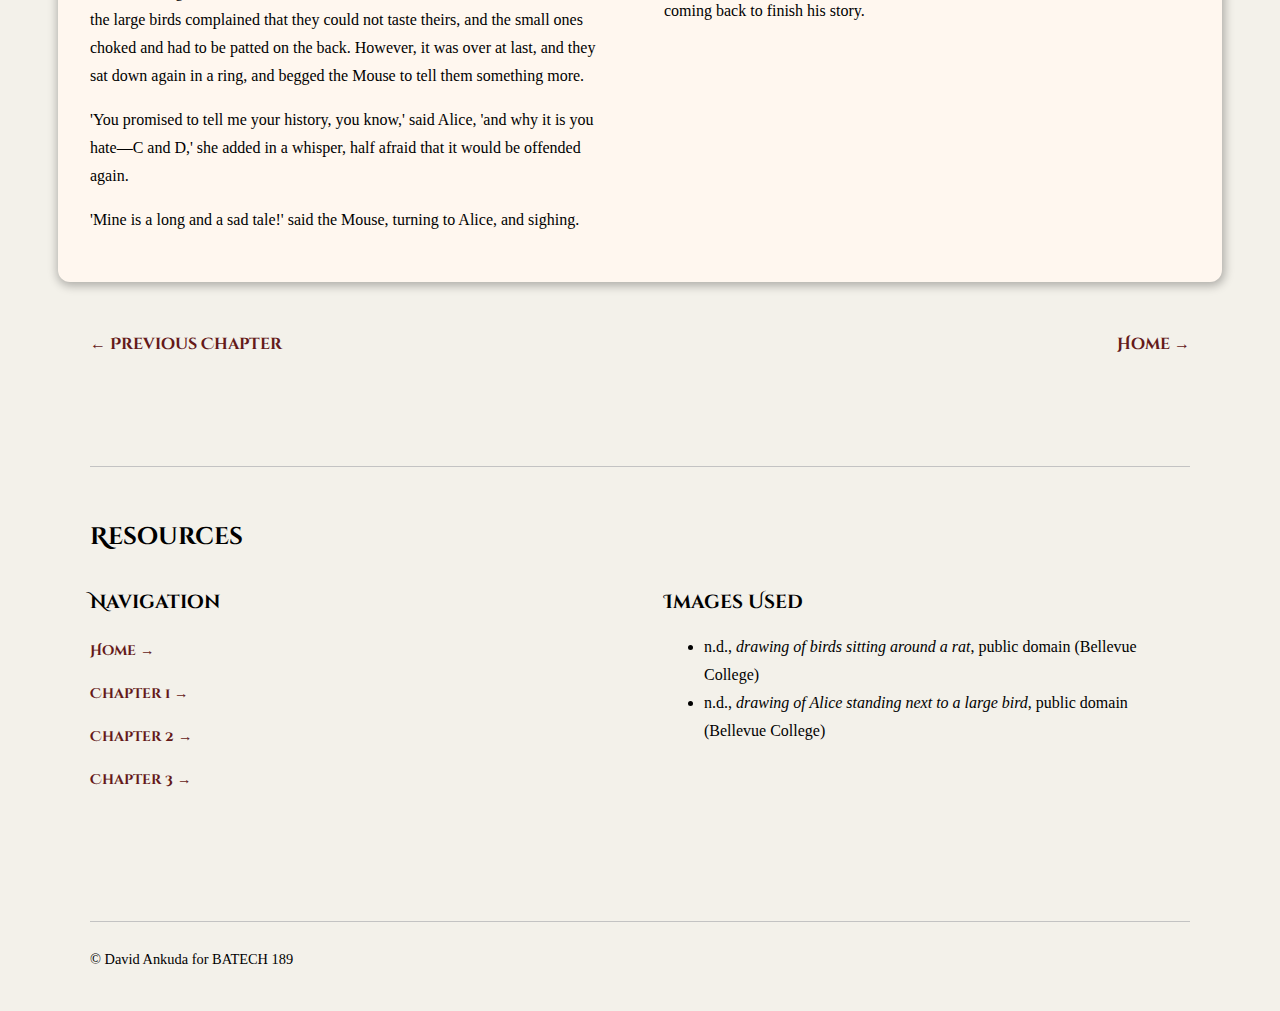
<file: chapter3.html>
<!DOCTYPE html>
<html lang="en-us">

<head>
    <meta charset="utf-8">
    <title>Alice in Wonderland - Chapter 3 - BATECH 189 Coding Project 4 - David Ankuda</title>
    <meta name="description" content="Read Alice's Adventures in Wonderland - Chapter 3">
    <meta name="author" content="David Ankuda">
    <meta name="keywords" content="ebook, alice in wonderland, adventure">
    <link rel="stylesheet" href="style.css">
    <link
        href="https://fonts.googleapis.com/css2?family=Great+Vibes&family=Raleway:ital,wght@0,100..900;1,100..900&display=swap"
        rel="stylesheet">
    <link
        href="https://fonts.googleapis.com/css2?family=Cinzel+Decorative:wght@400;700;900&family=Great+Vibes&family=Raleway:ital,wght@0,100..900;1,100..900&display=swap"
        rel="stylesheet">
</head>

<body>
    <header>
        <h1>Chapter 3<br>A Caucus-Race and a Long Tale</h1>
        <nav>
            <ul class="navigation">
                <li class="navigation-item"><a href="index.html">Home</a></li>
                <li class="navigation-item"><a href="chapter1.html">Chapter 1</a></li>
                <li class="navigation-item"><a href="chapter2.html">Chapter 2</a></li>
                <li class="navigation-item"><a href="chapter3.html">Chapter 3</a></li>
            </ul>
        </nav>
    </header>
    <main>
        <div class="container">
            <div class="left-text-column">
                <p><img class="floating-image" src="images/alice_3.png" alt="drawing of birds surrounding a rat"><span class="first-letter">T</span>hey were indeed a queer-looking party that assembled on the bank—the birds with draggled feathers,
                    the animals with their fur clinging close to them, and all dripping wet, cross, and uncomfortable.
                </p>
                <p>The first question of course was, how to get dry again: they had a consultation about this, and after
                    a few minutes it seemed quite natural to Alice to find herself talking familiarly with them, as if
                    she had known them all her life. Indeed, she had quite a long argument with the Lory, who at last
                    turned sulky, and would only say, 'I am older than you, and must know better'; and this Alice would
                    not allow without knowing how old it was, and, as the Lory positively refused to tell its age, there
                    was no more to be said.</p>
                <p>At last the Mouse, who seemed to be a person of authority among them, called out, 'Sit down, all of
                    you, and listen to me! I'll soon make you dry enough!' They all sat down at once, in a large ring,
                    with the Mouse in the middle. Alice kept her eyes anxiously fixed on it, for she felt sure she would
                    catch a bad cold if she did not get dry very soon.</p>
                <p>'Ahem!' said the Mouse with an important air, 'are you all ready? This is the driest thing I know.
                    Silence all round, if you please! "William the Conqueror, whose cause was favoured by the pope, was
                    soon submitted to by the English, who wanted leaders, and had been of late much accustomed to
                    usurpation and conquest. Edwin and Morcar, the earls of Mercia and Northumbria—"'</p>
                <p>'Ugh!' said the Lory, with a shiver.</p>
                <p>'I beg your pardon!' said the Mouse, frowning, but very politely: 'Did you speak?'</p>
                <p>'Not I!' said the Lory hastily.</p>
                <p>'I thought you did,' said the Mouse. '—I proceed. "Edwin and Morcar, the earls of Mercia and
                    Northumbria, declared for him: and even Stigand, the patriotic archbishop of Canterbury, found it
                    advisable—"'</p>
                <p>'Found what?' said the Duck.</p>
                <p>'Found it,' the Mouse replied rather crossly: 'of course you know what "it" means.'</p>
                <p>'I know what "it" means well enough, when I find a thing,' said the Duck: 'it's generally a frog or a
                    worm. The question is, what did the archbishop find?'</p>
                <p>The Mouse did not notice this question, but hurriedly went on, '"—found it advisable to go with Edgar
                    Atheling to meet William and offer him the crown. William's conduct at first was moderate. But the
                    insolence of his Normans—" How are you getting on now, my dear?' it continued, turning to Alice as
                    it spoke.</p>
                <p>'As wet as ever,' said Alice in a melancholy tone: 'it doesn't seem to dry me at all.'</p>
                <p>'In that case,' said the Dodo solemnly, rising to its feet, 'I move that the meeting adjourn, for the
                    immediate adoption of more energetic remedies—'</p>
                <p>'Speak English!' said the Eaglet. 'I don't know the meaning of half those long words, and, what's
                    more, I don't believe you do either!' And the Eaglet bent down its head to hide a smile: some of the
                    other birds tittered audibly.</p>
                <p>'What I was going to say,' said the Dodo in an offended tone, 'was, that the best thing to get us dry
                    would be a Caucus-race.'</p>
                <p>'What is a Caucus-race?' said Alice; not that she wanted much to know, but the Dodo had paused as if
                    it thought that somebody ought to speak, and no one else seemed inclined to say anything.</p>
                <p>'Why,' said the Dodo, 'the best way to explain it is to do it.' (And, as you might like to try the
                    thing yourself, some winter day, I will tell you how the Dodo managed it.)</p>
                <p>First it marked out a race-course, in a sort of circle, ('the exact shape doesn't matter,' it said,)
                    and then all the party were placed along the course, here and there. There was no 'One, two, three,
                    and away,' but they began running when they liked, and left off when they liked, so that it was not
                    easy to know when the race was over. However, when they had been running half an hour or so, and
                    were quite dry again, the Dodo suddenly called out 'The race is over!' and they all crowded round
                    it, panting, and asking, 'But who has won?'</p>
                <p>This question the Dodo could not answer without a great deal of thought, and it sat for a long time
                    with one finger pressed upon its forehead (the position in which you usually see Shakespeare, in the
                    pictures of him), while the rest waited in silence. At last the Dodo said, 'Everybody has won, and
                    all must have prizes.'</p>
                <p>'But who is to give the prizes?' quite a chorus of voices asked.</p>
                <p>'Why, she, of course,' said the Dodo, pointing to Alice with one finger; and the whole party at once
                    crowded round her, calling out in a confused way, 'Prizes! Prizes!'</p>
                <p>Alice had no idea what to do, and in despair she put her hand in her pocket, and pulled out a box of
                    comfits, (luckily the salt water had not got into it), and handed them round as prizes. There was
                    exactly one a-piece all round.</p>
                <p>'But she must have a prize herself, you know,' said the Mouse.</p>
                <p>'Of course,' the Dodo replied very gravely. 'What else have you got in your pocket?' he went on,
                    turning to Alice.</p>
                    <p>'Only a thimble,' said Alice sadly.</p>
                <p>'Hand it over here,' said the Dodo.</p>
                <p>Then they all crowded round her once more, while the Dodo solemnly presented the thimble, saying 'We
                    beg your acceptance of this elegant thimble'; and, when it had finished this short speech, they all
                    cheered.</p>
                <p>Alice thought the whole thing very absurd, but they all looked so grave that she did not dare to
                    laugh; and, as she could not think of anything to say, she simply bowed, and took the thimble,
                    looking as solemn as she could.</p>
                <p>The next thing was to eat the comfits: this caused some noise and confusion, as the large birds
                    complained that they could not taste theirs, and the small ones choked and had to be patted on the
                    back. However, it was over at last, and they sat down again in a ring, and begged the Mouse to tell
                    them something more.</p>
                    <p>'You promised to tell me your history, you know,' said Alice, 'and why it is you hate—C and D,' she
                        added in a whisper, half afraid that it would be offended again.</p>
                    <p>'Mine is a long and a sad tale!' said the Mouse, turning to Alice, and sighing.</p>
            </div>
            <div class="right-text-column">
                <p>'It is a long tail, certainly,' said Alice, looking down with wonder at the Mouse's tail; 'but why do
                    you call it sad?' And she kept on puzzling about it while the Mouse was speaking, so that her idea
                    of the tale was something like this:—</p>
                <p class="poem">
            'Fury said to a<br>
         mouse, That he<br>
        met in the<br>
       house,<br>
     "Let us<br>
      both go to<br>
       law: I will<br>
        prosecute<br>
         you.—Come,<br>
           I'll take no<br>
           denial; We<br>
          must have a<br>
        trial: For<br>
      really this<br>
     morning I've<br>
    nothing<br>
    to do."<br>
     Said the<br>
      mouse to the<br>
       cur, "Such<br>
        a trial,<br>
         dear Sir,<br>
            With<br>
          no jury<br>
        or judge,<br>
       would be<br>
      wasting<br>
      our<br>
      breath."<br>
       "I'll be<br>
        judge, I'll<br>
         be jury,"<br>
            Said<br>
         cunning<br>
          old Fury:<br>
          "I'll<br>
          try the<br>
            whole<br>
            cause,<br>
              and<br>
           condemn<br>
           you<br>
          to<br>
           death."'<br>
                </p>
                <p>'You are not attending!' said the Mouse to Alice severely. 'What are you thinking of?'</p>
                <p>'I beg your pardon,' said Alice very humbly: 'you had got to the fifth bend, I think?'</p>
                <p>'I had not!' cried the Mouse, sharply and very angrily.
                <p>'A knot!' said Alice, always ready to make herself useful, and looking anxiously about her. 'Oh, do
                    let me help to undo it!'</p>
                <p>'I shall do nothing of the sort,' said the Mouse, getting up and walking away. 'You insult me by
                    talking such nonsense!'</p>
                <p>'I didn't mean it!' pleaded poor Alice. 'But you're so easily offended, you know!'</p>
                <p>The Mouse only growled in reply.</p>
                <p>'Please come back and finish your story!' Alice called after it; and the others all joined in chorus,
                    'Yes, please do!' but the Mouse only shook its head impatiently, and walked a little quicker.</p>
                <p>'What a pity it wouldn't stay!' sighed the Lory, as soon as it was quite out of sight; and an old
                    Crab took the opportunity of saying to her daughter 'Ah, my dear! Let this be a lesson to you never
                    to lose your temper!' 'Hold your tongue, Ma!' said the young Crab, a little snappishly. 'You're
                    enough to try the patience of an oyster!'</p>
                <p>'I wish I had our Dinah here, I know I do!' said Alice aloud, addressing nobody in particular. 'She'd
                    soon fetch it back!'</p>
                <p>'And who is Dinah, if I might venture to ask the question?' said the Lory.</p>
                <p><img class="floating-image" src="images/alice_3_2.png" alt="drawing of a girl standing next to a large bird">Alice replied eagerly, for she was always ready to talk about her pet: 'Dinah's our cat. And she's
                    such a capital one for catching mice you can't think! And oh, I wish you could see her after the
                    birds! Why, she'll eat a little bird as soon as look at it!'</p>
                <p>This speech caused a remarkable sensation among the party. Some of the birds hurried off at once: one
                    old Magpie began wrapping itself up very carefully, remarking, 'I really must be getting home; the
                    night-air doesn't suit my throat!' and a Canary called out in a trembling voice to its children,
                    'Come away, my dears! It's high time you were all in bed!' On various pretexts they all moved off,
                    and Alice was soon left alone.</p>
                <p>'I wish I hadn't mentioned Dinah!' she said to herself in a melancholy tone. 'Nobody seems to like
                    her, down here, and I'm sure she's the best cat in the world! Oh, my dear Dinah! I wonder if I shall
                    ever see you any more!' And here poor Alice began to cry again, for she felt very lonely and
                    low-spirited. In a little while, however, she again heard a little pattering of footsteps in the
                    distance, and she looked up eagerly, half hoping that the Mouse had changed his mind, and was coming
                    back to finish his story.</p>
            </div>
        </div>
    </main>
    <footer>
        <div class="footer-main-container">
            <div class="footer-nav-container">
                <div class="previous-chapter">
                    <a href="chapter2.html">&larr; Previous Chapter</a>
                </div>
                <div class="next-chapter">
                    <a href="index.html">Home &rarr;</a>
                </div>
            </div>
            <hr>
            <br>
            <h2>Resources</h2>
            <div class="footer-nav-container">
    
                <div class="left-text-column">
                    <h3>Navigation</h3>
                    <ul class="footer-nav-list">
                        <li class="footer-nav-list-item"><a href="index.html">Home &rarr;</a></li>
                        <li class="footer-nav-list-item"><a href="chapter1.html">Chapter 1  &rarr;</a></li>
                        <li class="footer-nav-list-item"><a href="chapter2.html">Chapter 2  &rarr;</a></li>
                        <li class="footer-nav-list-item"><a href="chapter3.html">Chapter 3  &rarr;</a></li>
                    </ul>
                </div>
                <div class="right-text-column">
                    <h3>Images Used</h3>
                    <ul>
                        <li>n.d., <cite>drawing of birds sitting around a rat</cite>, public domain (Bellevue College)</li>
                        <li>n.d., <cite>drawing of Alice standing next to a large bird</cite>, public domain (Bellevue College)</li>
                    </ul>
                </div>
            </div>
            <hr>
            <p class="small-text">&copy; David Ankuda for BATECH 189</p>
        </div>
    </footer>
</body>

</html>
</file>
<file: style.css>
body {
    font-family: 'Times New Roman', Times, serif, sans-serif;
    font-size: 1em;
    line-height: 1.75em;
    text-align: left;
    background-color: #f3f1ea;
    padding: 0 28px 0 28px;
    margin: 0px;
}

header {
    text-align: center;
}

main {
    display: flex;
    justify-content: center;
    text-align: left;
    padding: 24px;
}

footer {
    display: flex;
    justify-content: center;
    padding: 24px;
}

h1 {
    font-family: Great Vibes, serif;
    color: rgb(0, 0, 0);
    font-size: 4em;
    line-height: 1.5em;
}

h2 {
    font-family: Cinzel Decorative, sans-serif;
}

h3 {
    font-family: Cinzel Decorative, sans-serif;
    margin-bottom: 0;
}

a {
    text-decoration-line: none;
    color: rgb(100, 25, 25);
    font-weight: bold;
    font-family: Cinzel Decorative, sans-serif;
}

a:hover {
    text-decoration-line: underline;
}

img {
    max-width: 100%;
    margin: 12px;
    border-radius: 8px;
    box-shadow: 1px 2px 10px 2px #00000060;
}

hr {
    height: 1px;
    background-color: #c3c3c3;
    border-width: 0;
    width: 100%;
}

.container {
    max-width: 1100px;
    padding: 32px;
    display: flex;
    box-shadow: 1px 2px 10px 2px #00000047;
    background-color: #fff7ef;
    border-radius: 12px;
}

.cover-container {
    display: flex;
    flex-direction: column;
    justify-content: center;
    align-items: center;
    text-align: center;
    max-width: 1100px;
    width: 100%;
    padding: 32px 32px 48px 32px;
    box-shadow: 1px 2px 10px 2px #00000047;
    background-color: #fff7ef;
    border-radius: 12px;
}

.left-text-column {
    width: 50%;
    padding-right: 24px;
}

.right-text-column {
    width: 50%;
    padding-left: 24px;
}

.centered-p {
    text-align: center;
    white-space: pre-wrap;
    line-height: 2em;
}

.first-letter {
    font-family: Great Vibes, serif;
    color: rgb(100, 25, 25);
    font-size: 3.5em;
    line-height: 1em;
}

.floating-image {
    float: right;
    max-width: 50%;
    margin: 12px;
    border-radius: 8px;
    box-shadow: 1px 2px 10px 2px #00000060;
    transition: all 0.5s ease;
}

.floating-image:hover {
    max-width: 53%;
    transition: all 0.5s ease;
}

.poem {
    white-space: pre-wrap;
    font-style: italic;
    line-height: 0.85em;
    max-width: 70%;
    margin: auto;
}

.footer-main-container {
    max-width: 1100px;
    width: 100%;
    display: flex;
    flex-direction: column;
}

.footer-nav-container {
    max-width: 1100px;
    width: 100%;
    display: flex;
    margin: 0 0 32px 0;
    margin-bottom: 100px;
}

.previous-chapter {
    text-align: left;
    width: 50%;
    padding-right: 16px;
}

.next-chapter {
    text-align: right;
    width: 50%;
    padding-left: 15px;
}

.navigation {
    list-style-type: none;
    padding: 12px;
}

.navigation-item {
    display: inline;
    padding: 16px;
}

.footer-nav-list {
    padding: 12px 0 12px 0;
    margin: 0;
    list-style-type: none;
}

.footer-nav-list-item {
    padding: 12px 0 12px 0;
    font-size: 0.9em;
    line-height: 1.25em;
}

.small-text {
    font-size: 0.9em;
}

.large-text {
    font-size: 1.2em;
    padding: 16px 0 16px 0;
}

.font-link {
    color: rgb(100, 25, 25);
    font-family: 'Times New Roman', serif;
}

.great-vibes-font {
    font-family: Great Vibes, serif;
}

.cinzel-decorative-font {
    font-family: Cinzel Decorative, serif;
}

.image-link {
    max-width: 70%;
    transition: all 0.5s ease;
}

.image-link:hover {
    max-width: 73%;
    transition: all 0.5s ease;
}
</file>
